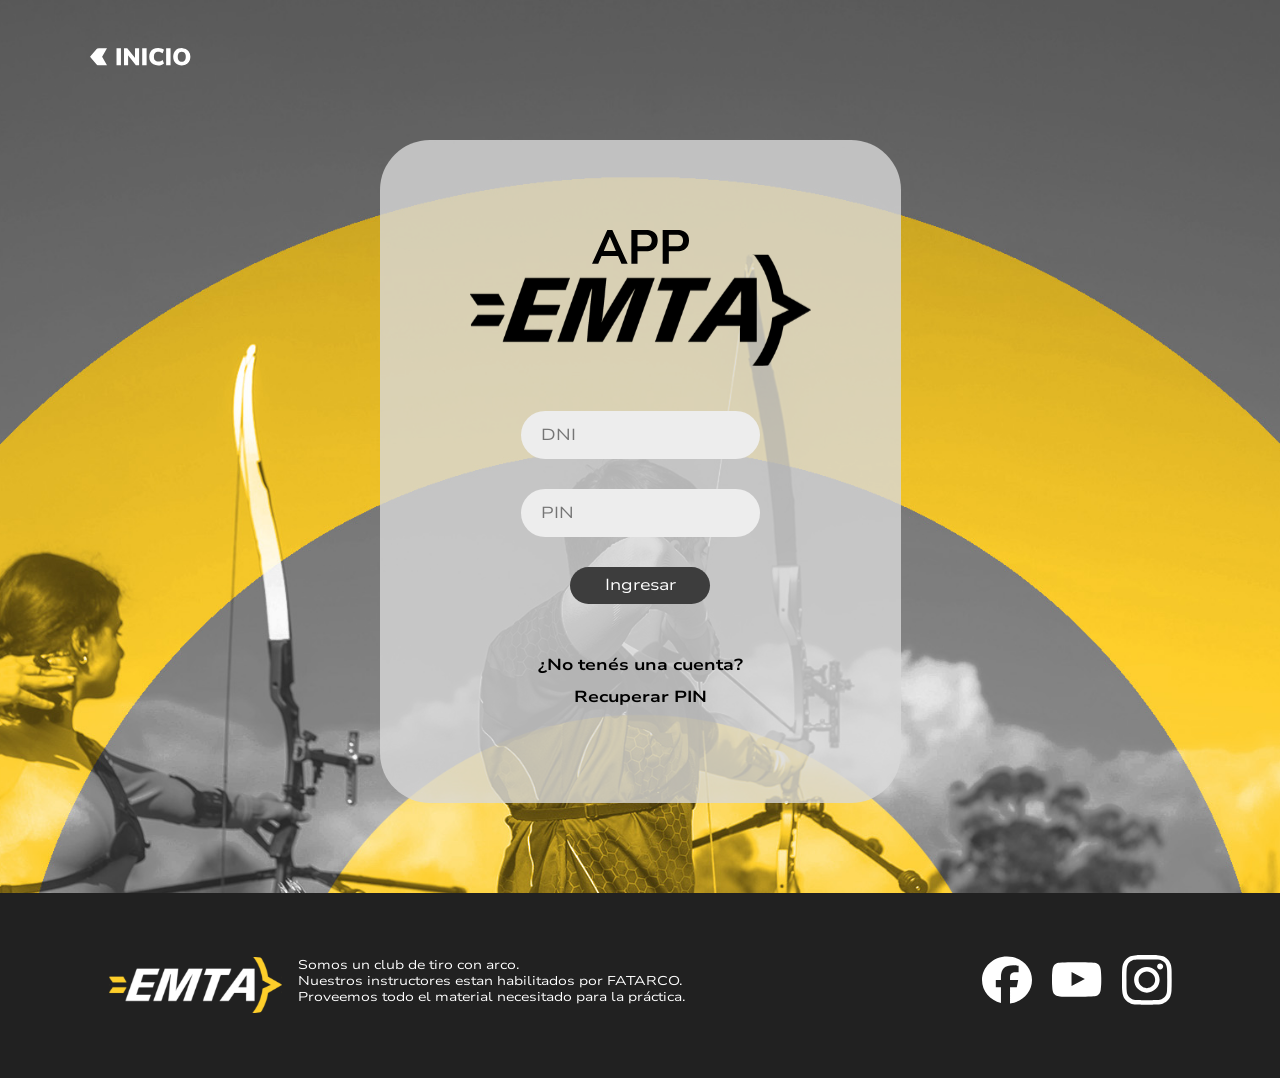
<file: app.html>
<!DOCTYPE html>
<html lang="en">
<head>
    <meta charset="UTF-8">
    <meta name="viewport" content="width=device-width, initial-scale=1.0">
    <title>Escuela Metropolitana de Tiro con Arco</title>
    <link href="estilos.css" rel="stylesheet" type="text/css">
    <link rel="icon" href="imgemta/favicon.svg" type="image/x-icon" width="80" height="80">
    <style>
        @import url('https://fonts.googleapis.com/css2?family=Nunito+Sans:ital,opsz,wght@0,6..12,200..1000;1,6..12,200..1000&display=swap');
    </style>
</head>

<body id="bodyfondo">
    <header>
        <nav>
            <a href="index.html">
                <img src="imgemta/botones/boton-inicio.svg" alt="boton para volver al inicio">
            </a>
        </nav>
    </header>

    <main id="mainapp">
        <section id="ingreso-app">
            <img src="imgemta/logo-app.svg" alt="logo de la app EMTA" width="" height="">
            <form method="post" action="" target="_blank" enctype="multipart/form-data">
                <input type="text" name="dni" id="dni" placeholder="DNI" required>
                <input type="password" name="pin" id="pin" placeholder="PIN" minlength="8" required>
                <input type="submit" name="Ingresar" id="Ingresar" value="Ingresar" formenctype="multipart/form-data">

            </form>
            <a href="#" target="_blank">¿No tenés una cuenta?</a>
            <a href="#" target="_blank">Recuperar PIN</a>
        </section>
    </main>

<footer>
    <div class="bloque">
        <div class="info-footer">
            <img src="imgemta/logotipo_footer.svg" alt="logotipo de la escuela" width="175" height="56">
            <div>
                <p>Somos un club de tiro con arco.</p>
                <p>Nuestros instructores estan habilitados por FATARCO.</p>
                <p>Proveemos todo el material necesitado para la práctica.</p>
            </div>
        </div>
        <div class="redes">
            <a href="" target="_blank">
                <img src="imgemta/redes/fb.svg" alt="link al facebook de EMTA" width="50" height="50"></a>
            <a href="" target="_blank">
                <img src="imgemta/redes/yt.svg" alt="link al youtube de EMTA" width="50" height="50"></a>
            <a href="" target="_blank">
                <img src="imgemta/redes/ig.svg" alt="link al instagram de EMTA" width="50" height="50"></a>
        </div>
    </div>
</footer>
</body>
</html>
</file>
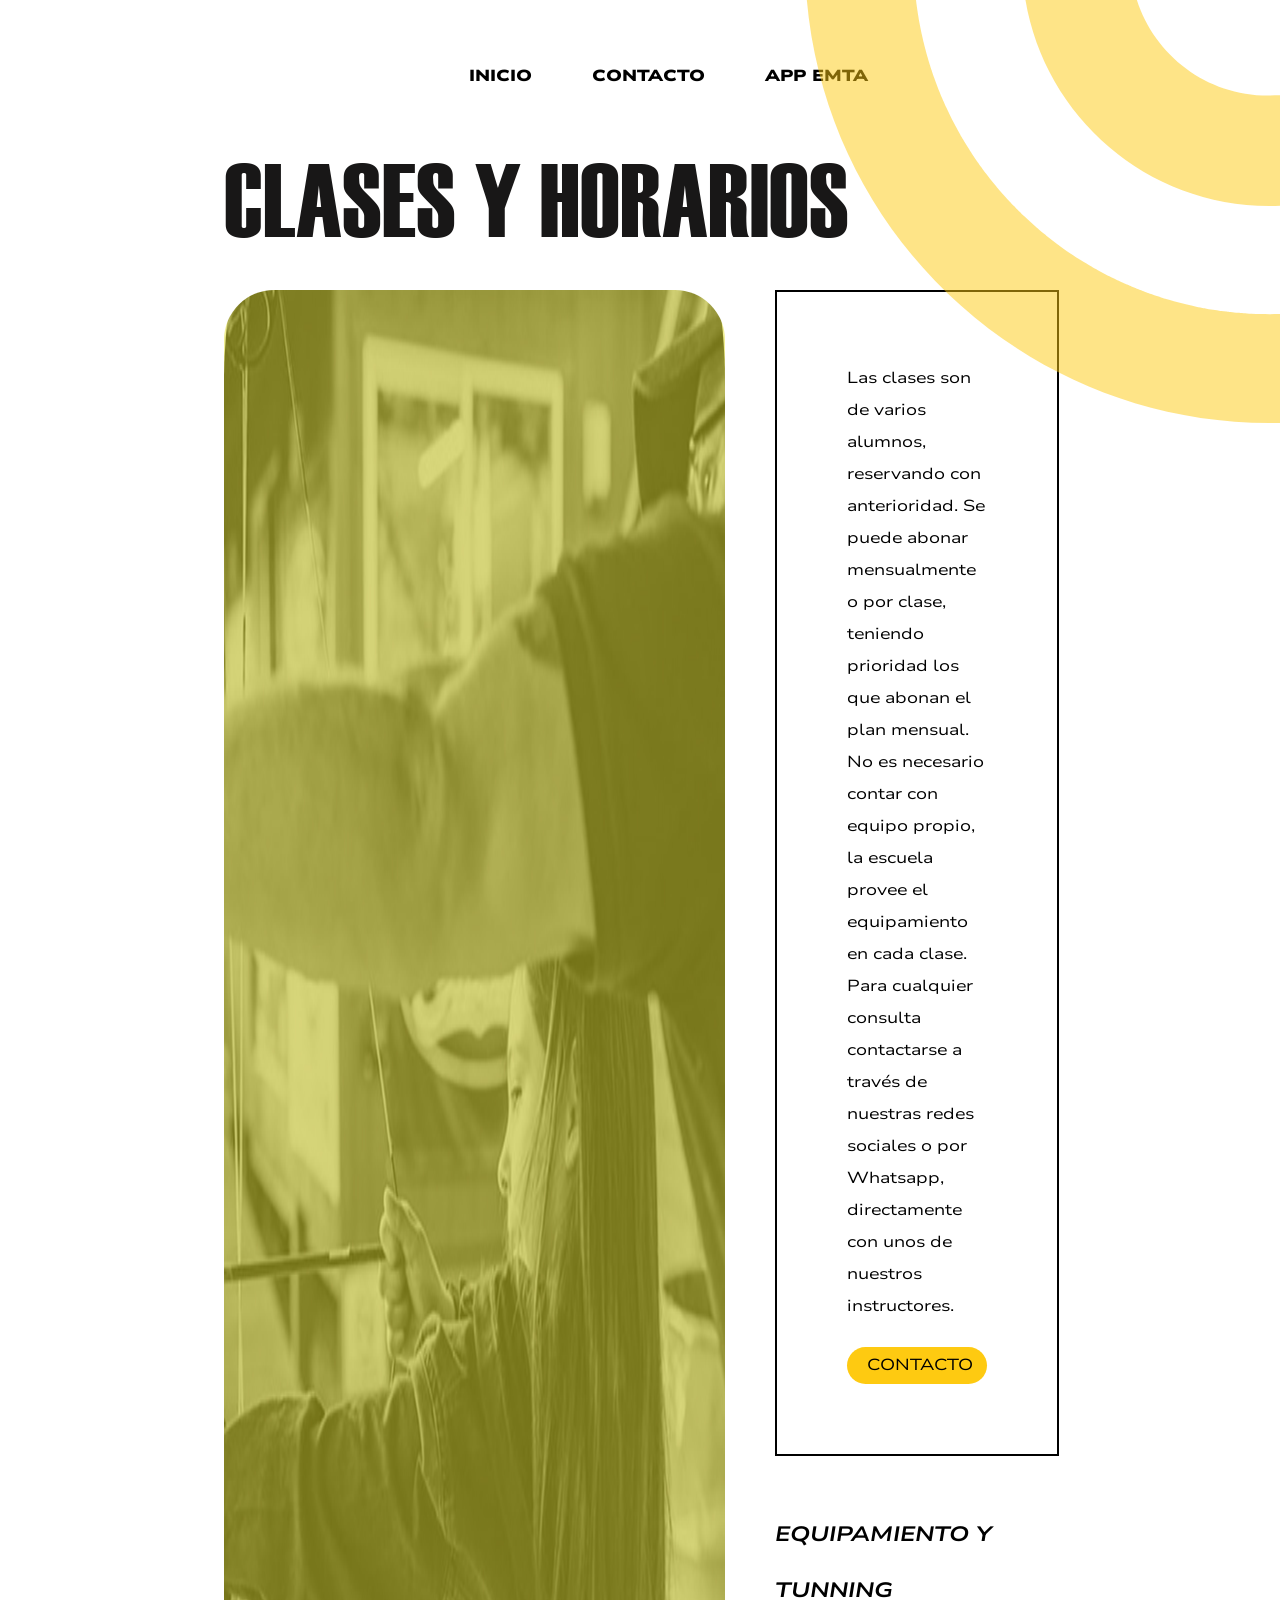
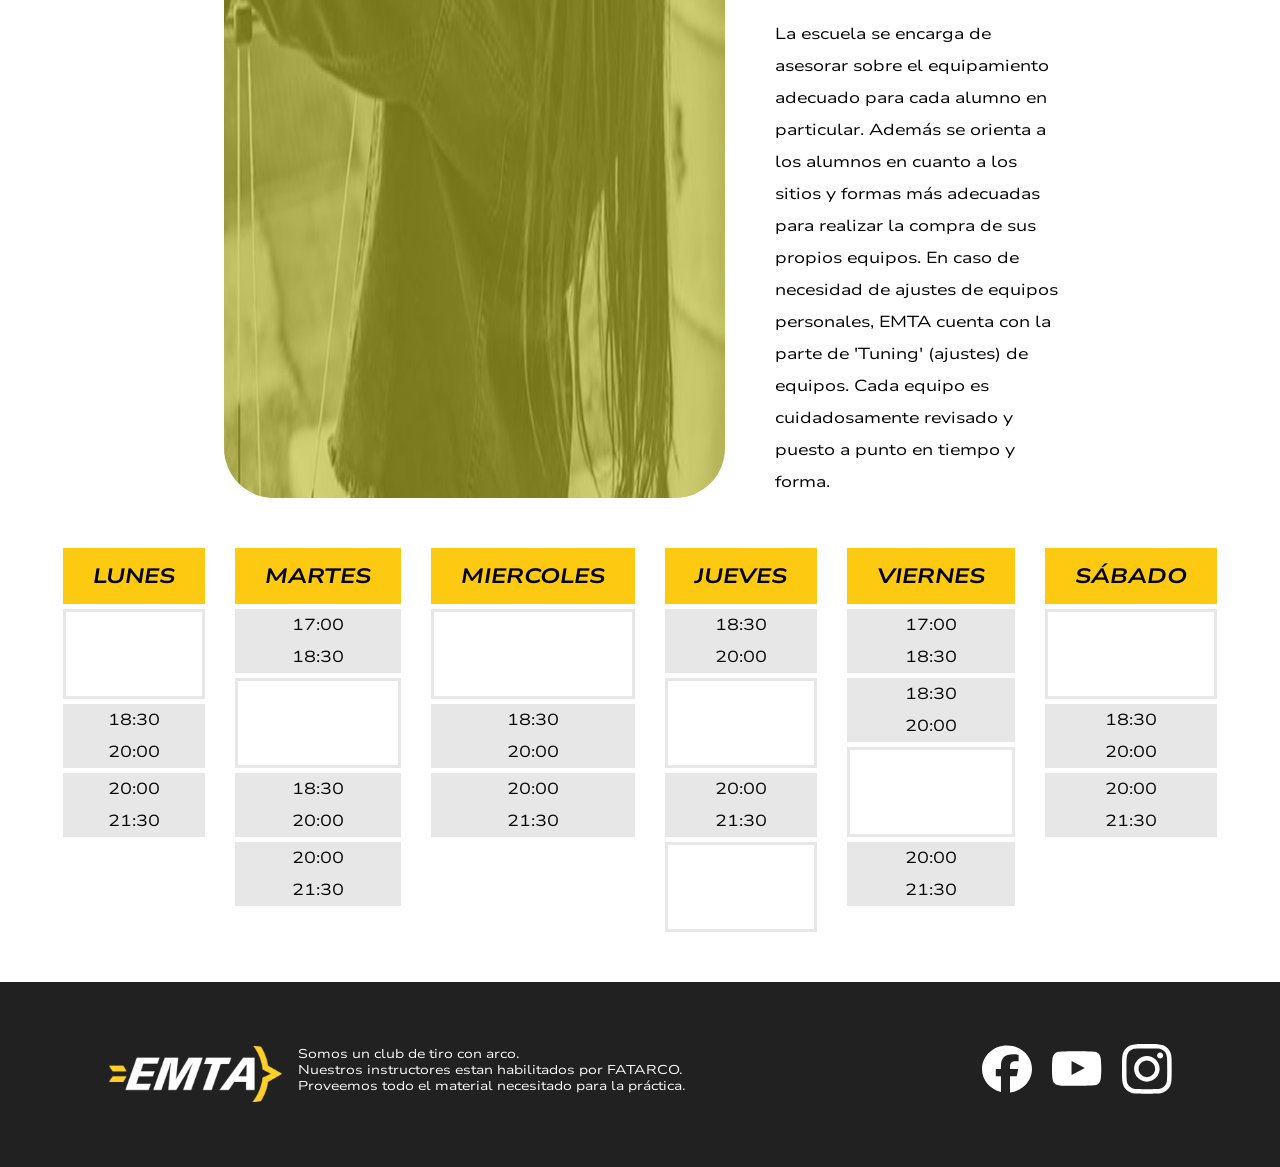
<file: clases.html>
<!DOCTYPE html>
<html lang="en">

<head>
    <meta charset="UTF-8">
    <meta name="viewport" content="width=device-width, initial-scale=1.0">
    <title>Escuela Metropolitana de Tiro con Arco</title>
    <link href="estilos.css" rel="stylesheet" type="text/css">
    <link rel="icon" href="imgemta/favicon.svg" type="image/x-icon" width="80" height="80">
    <style>
        @import url('https://fonts.googleapis.com/css2?family=Nunito+Sans:ital,opsz,wght@0,6..12,200..1000;1,6..12,200..1000&display=swap');
    </style>
</head>

<body>
    <header>
        <img class="imgarco" src="imgemta/fondo_arco.svg">
            <nav id="nav-clases">
                <a href="index.html">INICIO</a>
                <a href="contacto.html">CONTACTO</a>
                <a href="app.html">APP EMTA</a>
            </nav>
    </header>

    <main class="clases-pagina">
        <section id="informacion">
            <h2>CLASES Y HORARIOS</h2>
                <article class="horarios">
                    <img src="imgemta/nena_horario.jpg" alt="alumna con unos de los instructores de la institucion">
                        <div class="textos">
                            <div class="reserva">
                                <p> Las clases son de varios alumnos, reservando con anterioridad. Se puede abonar mensualmente
                                    o por clase, teniendo prioridad los que abonan el plan mensual. No es necesario contar con
                                    equipo propio, la escuela provee el equipamiento en cada clase. Para cualquier consulta
                                    contactarse a través de nuestras redes sociales o por Whatsapp, directamente con unos de nuestros instructores.
                                </p>
                                <input type="submit" name="contacto" id="contacto" formenctype="multipart/form-data" value="CONTACTO">
                            </div>

                            <div class="equipamiento-tunning">
                                <h3>EQUIPAMIENTO Y TUNNING</h3>
                                <p> La escuela se encarga de asesorar sobre el equipamiento adecuado para cada alumno en
                                    particular. Además se orienta a los alumnos en cuanto a los sitios y formas más adecuadas
                                    para realizar la compra de sus propios equipos. En caso de necesidad de ajustes de equipos
                                    personales, EMTA cuenta con la parte de 'Tuning' (ajustes) de equipos. Cada equipo es
                                    cuidadosamente revisado y puesto a punto en tiempo y forma.
                                </p>
                            </div>
                        </div>
            </article>
        </section>

        <section id="grilla">
                <article class="dia">
                    <h3>LUNES</h3>
                        <div class="rectangulo-grande"></div>
                            <div class="rectangulo">
                                <p>18:30</p>
                                <p>20:00</p>
                            </div>
                            
                            <div class="rectangulo">
                                <p>20:00</p>
                                <p>21:30</p>
                            </div>
                </article>
                <article class="dia">
                    <h3>MARTES</h3>
                            <div class="rectangulo">
                                <p>17:00</p>
                                <p>18:30</p>
                            </div>

                            <div class="rectangulo-grande"></div>

                            <div class="rectangulo">
                                <p>18:30</p>
                                <p>20:00</p>
                            </div>

                            <div class="rectangulo">
                                <p>20:00</p>
                                <p>21:30</p>
                            </div>
                </article>
                <article class="dia">
                    <h3>MIERCOLES</h3>        
                            <div class="rectangulo-grande"></div>

                            <div class="rectangulo">
                                <p>18:30</p>
                                <p>20:00</p>
                            </div>

                            <div class="rectangulo">
                                <p>20:00</p>
                                <p>21:30</p>
                            </div>
                </article>
                <article class="dia">
                    <h3>JUEVES</h3>

                            <div class="rectangulo">
                                <p>18:30</p>
                                <p>20:00</p>
                            </div>
                            
                            <div class="rectangulo-grande"></div>

                            <div class="rectangulo">
                                <p>20:00</p>
                                <p>21:30</p>
                            </div>

                            <div class="rectangulo-grande"></div>
                </article>
                <article class="dia">
                    <h3>VIERNES</h3>
                            <div class="rectangulo">
                                <p>17:00</p>
                                <p>18:30</p>
                            </div>                   

                            <div class="rectangulo">
                                <p>18:30</p>
                                <p>20:00</p>
                            </div>

                            <div class="rectangulo-grande"></div>

                            <div class="rectangulo">
                                <p>20:00</p>
                                <p>21:30</p>
                            </div>
                </article>
                <article class="dia">
                    <h3>SÁBADO</h3>
                        <div class="rectangulo-grande"></div>
                            <div class="rectangulo">
                                <p>18:30</p>
                                <p>20:00</p>
                            </div>
                            
                            <div class="rectangulo">
                                <p>20:00</p>
                                <p>21:30</p>
                            </div>
                </article>
        </section>
    </main>

    <footer>
        <div class="bloque">
            <div class="info-footer">
                <img src="imgemta/logotipo_footer.svg" alt="logotipo de la escuela" width="175" height="56">
                <div>
                    <p>Somos un club de tiro con arco.</p>
                    <p>Nuestros instructores estan habilitados por FATARCO.</p>
                    <p>Proveemos todo el material necesitado para la práctica.</p>
                </div>
            </div>
            <div class="redes">
                <a href="" target="_blank">
                    <img src="imgemta/redes/fb.svg" alt="link al facebook de EMTA" width="50" height="50"></a>
                <a href="" target="_blank">
                    <img src="imgemta/redes/yt.svg" alt="link al youtube de EMTA" width="50" height="50"></a>
                <a href="" target="_blank">
                    <img src="imgemta/redes/ig.svg" alt="link al instagram de EMTA" width="50" height="50"></a>
            </div>
        </div>
    </footer>
</body>
</html>
</file>
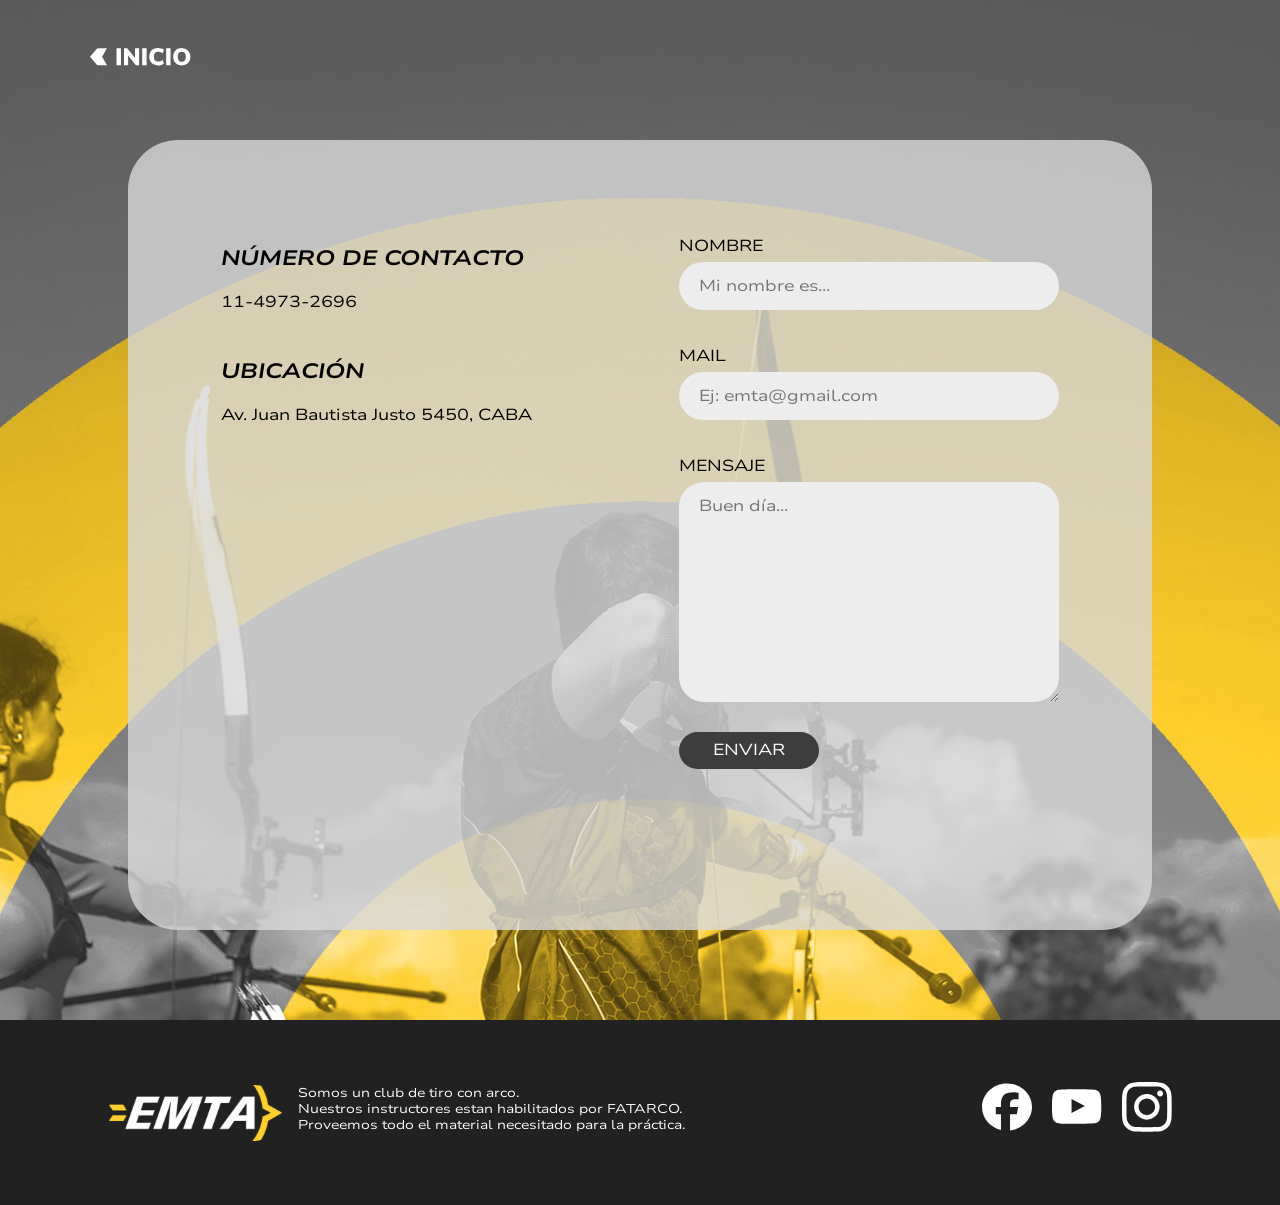
<file: contacto.html>
<!DOCTYPE html>
<html lang="en">

<head>
    <meta charset="UTF-8">
    <meta name="viewport" content="width=device-width, initial-scale=1.0">
    <title>Escuela Metropolitana de Tiro con Arco</title>
    <link href="estilos.css" rel="stylesheet" type="text/css">
    <link rel="icon" href="imgemta/favicon.svg" type="image/x-icon" width="80" height="80">
    <style>
        @import url('https://fonts.googleapis.com/css2?family=Nunito+Sans:ital,opsz,wght@0,6..12,200..1000;1,6..12,200..1000&display=swap');
    </style>
</head>

<body id="bodyfondo">
    <header>
        <nav>
            <a href="index.html">
                <img src="imgemta/botones/boton-inicio.svg" alt="boton para volver al inicio">
            </a>
        </nav>
    </header>

    <main id="maincontacto">
        <section id="infocontenedor">
            <article class="datos">
                <div>
                    <h3>NÚMERO DE CONTACTO</h3>
                    <p>11-4973-2696</p>
                </div>

                <div>
                    <h3>UBICACIÓN</h3>
                    <p>Av. Juan Bautista Justo 5450, CABA</p>
                </div>
                <iframe src="https://www.google.com/maps/embed?pb=!1m18!1m12!1m3!1d3283.5377948455366!2d-58.473413699999995!3d-34.6158475!2m3!1f0!2f0!3f0!3m2!1i1024!2i768!4f13.1!3m3!1m2!1s0x95bcca157abb4493%3A0x478bb5cc53704a45!2sArqueria%20EMTA%20Escuela%20Metropolitana%20de%20Tiro%20con%20Arco!5e0!3m2!1ses!2sar!4v1781326017553!5m2!1ses!2sar" width="453" height="384" style="border:0;" allowfullscreen="" loading="lazy" referrerpolicy="no-referrer-when-downgrade"></iframe>
            </article>

            <form method="post" target="_blank" enctype="text/plain">
                <div>
                    <label for="nombre">NOMBRE</label>
                    <input type="text" name="nombre" id="nombre" maxlength="30" placeholder="Mi nombre es...">
                </div>
                <div>
                    <label for="mail">MAIL</label>
                    <input type="text" name="mail" id="mail" maxlength="60" placeholder="Ej: emta@gmail.com">
                </div>
                <div>
                    <label for="mensaje">MENSAJE</label>
                    <textarea name="mensaje" id="mensaje" placeholder="Buen día..."></textarea>
                </div>
                <input type="submit" name="enviar" id="enviar" formenctype="multipart/form-data" value="ENVIAR">
            </form>
        </section>
    </main>

<footer>
    <div class="bloque">
        <div class="info-footer">
            <img src="imgemta/logotipo_footer.svg" alt="logotipo de la escuela" width="175" height="56">
            <div>
                <p>Somos un club de tiro con arco.</p>
                <p>Nuestros instructores estan habilitados por FATARCO.</p>
                <p>Proveemos todo el material necesitado para la práctica.</p>
            </div>
        </div>
        <div class="redes">
            <a href="" target="_blank">
                <img src="imgemta/redes/fb.svg" alt="link al facebook de EMTA" width="50" height="50"></a>
            <a href="" target="_blank">
                <img src="imgemta/redes/yt.svg" alt="link al youtube de EMTA" width="50" height="50"></a>
            <a href="" target="_blank">
                <img src="imgemta/redes/ig.svg" alt="link al instagram de EMTA" width="50" height="50"></a>
        </div>
    </div>
</footer>
</body>
</html>
</file>
<file: estilos.css>
@charset "utf-8";

@font-face {
    font-family: "Haettenschweiler Regular";
    src: url(fuentes/HATTEN.TTF) format(truetype);
    font-weight: normal;
    font-style: normal;
}

* {
    font-family: 'Nunito Sans', sans-serif;
    font-style: normal;
    font-variation-settings: "wdth" 400;
    font-size: 1rem;
    line-height: 2rem;
    color: black;
    text-decoration: none;
    padding: 0;
    margin: 0;
    box-sizing: border-box;
}

#nav-index {
    position: absolute;
    width: 95%;
    display: flex;
    justify-content: center;
    margin: 60px;

    nav {
        display: flex;
        gap: 50px;
        align-items: center;

        a {
            font-weight: 900;
            color: white;
            font-size: 1rem;
        }

        .contacto-nav {
            background-color: #FECA11;
            padding: 5px 15px;
            border-radius: 20px;
            color: black;
        }

        .contacto-nav:hover {
            filter: saturate(50%)
        }
    }
}

#hero {
    background-image: url(imgemta/flecha_fondo.png);
    background-size: cover;
    height: 100vh;
    display: flex;
    flex-direction: column;
    align-items: center;
    justify-content: center;
}


h1 {
    font-size: 1.6rem;
    font-weight: 800;
    color: white;
    line-height: 4rem;
}

h2 {
    color: #181717;
    font-family: 'Haettenschweiler Regular', sans-serif;
    font-size: 6.5rem;
    font-style: normal;
    font-weight: 400;
    line-height: 5.5rem;
}

h3 {
    font-family: 'Nunito Sans', sans-serif;
    font-variation-settings: "wdth" 800;
    font-style: italic;
    font-size: 1.3rem;
    line-height: 3.5rem;
}

li {
    list-style-type: none;
}

footer {
    background-color: #212121;
    height: 185px;
    display: flex;
    flex-direction: column;
    justify-content: space-evenly;

    .bloque {
        display: flex;
        flex-direction: row;
        justify-content: space-between;
        align-items: center;
        padding: 0vh 12vh;

        p {
            text-align: left;
        }
    }

    .info-footer {
        display: flex;
        flex-direction: row;
        gap: 15px;
    }

    .redes {
        display: flex;
        gap: 20px;

        img {
            border-radius: 0px;
        }
    }

    a:hover {
        filter: brightness(80%);
    }
}

footer p {
    font-size: 0.8rem;
    color: white;
    line-height: 1rem;
    text-align: center;
}

img {
    border-radius: 50px;
}


/* banda animada*/
.banda-animada {
    overflow-x: hidden;
    width: 100%;
    padding: 15px;
    background-color: #FECA11;
}

.palabras-banda {
    display: flex;
    gap: 20vh;
    animation: spin 10s infinite linear;

    h3 {
        color: white;
        font-size: 1.5rem;
        font-weight: 800;
    }
}

@keyframes spin {
    from {
        transform: translateX(0);
    }

    to {
        transform: translateX(-30%)
    }
}


/*porqué elegirnos*/
#porque-emta {
    display: flex;
    padding: 15vh;
    align-items: center;
    justify-content: center;
    gap: 50px;

    h2 {
        max-width: 400px;
        border-right: solid black 1px;
    }

    ul {
        max-width: 650px;
    }
}

figure img {
    min-height: 100vh;
}

/** instructores **/
#instructores {
    display: flex;
    flex-direction: row;
    align-items: flex-end;
    justify-content: center;

    h2,
    h3 {
        color: white;
    }

    .años-experiencia,
    .arqueros-activos,
    .medallas-ganadas,
    details {
        border-radius: 70px 0px 0px 70px;
        padding: 55px 80px;
        height: auto;
        position: absolute;
        right: 0;
    }

    .años-experiencia {
        background-color: #181717;
        width: 100%;
        height: 280px;
    }

    .arqueros-activos {
        background-color: #2f2f2f;
        width: 75%;
        height: 280px;
    }

    .medallas-ganadas {
        background-color: #484848;
        width: 50%;
        height: 280px;
    }



    details {
        background-color: #FECA11;
        width: 25%;
        height: auto;

        h2,
        h3 {
            color: black;
        }
    }
}

/* nosotros */
#nosotros {
    margin: 15vh;

    h2 {
        text-align: center;
    }

    article {
        margin: 10vh;
        display: flex;
        justify-content: center;
        gap: 90px;
    }

    .info-nosotros {
        max-width: 550px;
        display: flex;
        flex-direction: column;
        justify-content: space-around;
    }

    .keywords {
        display: flex;
        justify-content: space-evenly;
    }
}

/** actividades **/
#actividades {
    margin-top: 5vh;

    details {
        width: 100%;
    }

    .martes,
    .jueves,
    .viernes {
        display: flex;
        flex-direction: column;
        align-items: center;
        padding: 5vh;
        width: 100%;
        gap: 20px;

        h3 {
            padding: 0px 30px;
            border-radius: 30px;
        }
    }

    article {
        display: flex;
        justify-content: space-evenly;
        padding: 5vh;

        .info-actividades {
            max-width: 40%;
            display: flex;
            flex-direction: column;
            justify-content: space-around;
        }
    }

    .abierto-martes,
    .abierto-jueves,
    .abierto-viernes {
        border-radius: 0px 0px 50px 50px;
    }

    .martes,
    .abierto-martes {
        background-color: #FECA11;
    }

    .martes {
        border-radius: 50px 50px 0px 0px;

        h3 {
            background-color: #181717;
            color: white;
        }
    }

    .jueves,
    .abierto-jueves {
        background-color: #212121;

        h2,
        p {
            color: white;
        }
    }

    .jueves {
        h2 {
            color: white;
        }

        h3 {
            background-color: #FECA11;
        }
    }

    .abierto-jueves {
        h3 {
            color: white;
        }
    }

    .viernes,
    .abierto-viernes {
        background-color: #484848;

        h2,
        p {
            color: white;
        }
    }

    .viernes {
        h2 {
            color: white;
        }

        h3 {
            background-color: #212121;
            color: white;
        }
    }

    .abierto-viernes {
        h3 {
            color: white;
        }
    }
}


/** CONTACTO Y APP **/
#bodyfondo {
    background-image: url("imgemta/arqueros_fondo.jpg");
    background-size: cover;
    background-position: center;
    background-repeat: no-repeat;
    min-height: 100vh;

    nav {
        margin: 5vh 10vh;
        left: 0;
    }

    a:hover {
        filter: brightness(80%);
    }
}

#maincontacto,
#mainapp {
    display: flex;
    justify-content: center;
}

#mainapp{
    flex: 1;
}


#infocontenedor,
#ingreso-app {
    background: rgb(217, 217, 217, 0.8);
    padding: 10vh;
    border-radius: 50px;
    margin: 2vh 0vh 10vh;
}

#infocontenedor {
    width: 80%;
    display: flex;
    justify-content: space-around;

    .datos {
        display: flex;
        flex-direction: column;
        gap: 25px;
    }
}

form {
    width: 45%;
    display: flex;
    gap: 30px;
    flex-direction: column;

    div {
        display: flex;
        flex-direction: column;
    }

    input,
    textarea {
        padding: 8px 20px;
        background-color: #EDEDED;
        border: none;
        border-radius: 25px;
    }

    textarea {
        height: 220px;
    }

    #enviar {
        width: 140px;
        background-color: #3D3D3D;
        font-size: 1rem;
        line-height: 1.3rem;
        color: white;
    }

    
    #Ingresar {
        width: 140px;
        background-color: #3D3D3D;
        font-size: 1rem;
        line-height: 1.3rem;
        color: white;
    }
}

#ingreso-app {
    display: flex;
    flex-direction: column;
    align-items: center;

    form {
        width: 100%;
        display: flex;
        align-items: center;
        margin: 5vh;
    }

    a {
        font-weight: 700;
    }

    a:hover {
        color: #5f5f5f;
    }
}


/*clases y horarios*/

#nav-clases {
    width: 95%;
    display: flex;
    justify-content: center;
    margin: 60px;
    gap: 60px;

    a {
        font-weight: 900;
        color: rgb(0, 0, 0);
        font-size: 1rem;
        display: flex;
        align-items: center;
    }
}

#informacion {
    display: flex;
    justify-content: space-around;
    width: 65%;
    align-items: flex-start;
    margin: 0 auto;
    flex-direction: column;
    gap: 50px;
}

.horarios {
    display: flex;
    flex-direction: row;
    gap: 50px;
}

.reserva {
    display: flex;
    flex-direction: column;
    border: black solid 2px;
    padding: 70px;
    gap: 25px;
    align-items: center;

    input {
        width: 140px;
        background-color: #FECA11;
        font-size: 1rem;
        line-height: 1.3rem;
        color: black;
        border: none;
        padding: 8px 20px;
        border-radius: 25px;
    }
}

.textos {
    display: flex;
    flex-direction: column;
    gap: 50px;
}

.imgarco {
    position: absolute;
    top: 0;
    right: 0;
    border-radius: 0;
}

#grilla{
    display: flex;
    
    justify-content: center;
    padding: 50px;
    gap: 30px;
    
    p{
        text-align: center;
    }

    h3{
        background-color: #FECA11;
        width: 100%;
        padding: 0px 30px;
    }

    .dia{
        display: flex;
        flex-direction: column;
        gap: 5px;
    }

}

.rectangulo{
    width: 100%;
    background-color: #e7e7e7;
    padding: 0px 20px;
}

.rectangulo-grande{
    height: 90px;
    width: 100%;
    padding: 0px 20px;
    border: #e7e7e7 solid 3px;
}


/*animacion flecha y arco*/

.arcoyflecha {
    display: flex;
    justify-content: center; 
    padding-bottom: 100px;
}

.flecha {
    flex-shrink: 0;
    transform: translateY(220px); /* altura de la flecha para que se centre */
    transition: transform 0.8s ease-in; 
    color:#181717;
}

@media screen and (max-width: 720px) {

    /*responsive clases*/
    #nav-clases {
        flex-direction: column;
        align-items: center;
        gap: 20px;
        margin: 30px 0;
    }

    .imgarco {
        width: 180px;
    }

    #informacion {
        width: 90%;
        gap: 30px;
    }

    .horarios {
        flex-direction: column;
        align-items: center;
    }

    .horarios img {
        width: 100%;
        max-width: 500px;
        height: auto;
    }

    .reserva {
        padding: 30px;
    }

    .textos {
        width: 100%;
        gap: 30px;
    }

    #grilla {
        flex-wrap: wrap;
        gap: 15px;
        padding: 20px;
    }

    #grilla .dia {
        width: 45%;
    }

    #grilla h3 {
        font-size: 1rem;
        text-align: center;
        padding: 10px;
    }

    .rectangulo,
    .rectangulo-grande {
        width: 100%;
    }

    h2 {
        font-size: 3.5rem;
        line-height: 3rem;
        text-align: center;
    }

    h3 {
        font-size: 1rem;
        line-height: 1.5rem;
    }

    footer .bloque {
        flex-direction: column;
        gap: 20px;
        padding: 20px;
    }

    footer {
    height: auto;
    padding: 20px 0;
    }
    .info-footer {
        flex-direction: column;
        align-items: center;
        text-align: center;
    }

    .info-footer img {
    max-width: 100%;
    height: auto;
    }

    .redes {
        justify-content: center;
    }

    #bodyfondo nav {
        margin: 20px;
    }

    #bodyfondo nav img {
        width: 60px;
        height: auto;
    }

    #bodyfondo {
    min-height: 100vh;
    display: flex;
    flex-direction: column;
    }

    /* Contenedores principales */
    #infocontenedor,
    #ingreso-app {
        width: 90%;
        padding: 30px 20px;
        border-radius: 30px;
    }

    #ingreso-app form {
    width: 100%;
    max-width: 500px;
    margin: 20px 0;
    }

    #ingreso-app input {
        width: 100%;
        max-width: none;
    }
    /* contacto */
    #infocontenedor {
        flex-direction: column;
        align-items: center;
        gap: 30px;
    }

    #infocontenedor .datos {
        width: 100%;
        text-align: center;
    }

    #infocontenedor iframe {
        width: 100%;
        max-width: 100%;
        height: 300px;
    }

    form {
        width: 100%;
    }

    form input,
    form textarea {
        width: 100%;
    }

    form textarea {
        height: 180px;
    }

    #enviar {
        align-self: center;
    }

    /* app */
    #ingreso-app img {
        width: 180px;
        height: auto;
    }

    #ingreso-app form {
        width: 100%;
        margin: 20px 0;
    }

    #ingreso-app input {
        width: 100%;
        max-width: 350px;
    }

    #ingreso-app a {
        text-align: center;
    }


    /*index*/
    #nav-index {
        width: 100%;
        margin: 20px 0;
    }

    #nav-index nav {
        flex-direction: column;
        gap: 15px;
    }

    #hero {
        padding: 20px;
        text-align: center;
    }

    #logo-ppal {
        max-width: 90%;
        height: auto;
    }

    h1 {
        font-size: 1.1rem;
        line-height: 1.5rem;
    }

    h2 {
        font-size: 3rem;
        line-height: 3rem;
    }

    h3 {
        font-size: 1rem;
        line-height: 1.5rem;
    }

    /*porque emta*/
    #porque-emta {
        flex-direction: column;
        padding: 40px 20px;
        text-align: center;
    }

    #porque-emta h2 {
        max-width: 100%;
        border-right: none;
        border-bottom: 1px solid black;
        padding-bottom: 20px;
    }

    #porque-emta ul {
        max-width: 100%;
    }

.arcoyflecha{
    display:none
}


    /*instructores*/
    #instructores {
        flex-direction: column;
        position: static;
        margin-top: 50px;
    }

    #instructores .años-experiencia,
    #instructores .arqueros-activos,
    #instructores .medallas-ganadas,
    #instructores details {
        position: static;
        width: 100%;
        height: auto;
        border-radius: 0;
        padding: 30px;
    }

    /*nosotros*/
    #nosotros {
        margin: 40px 20px;
    }

    #nosotros article {
        flex-direction: column;
        align-items: center;
        margin: 40px 0;
        gap: 30px;
    }

    #nosotros video,
    #nosotros img {
        width: 100%;
        max-width: 450px;
        height: auto;
    }

    .info-nosotros {
        max-width: 100%;
    }

    .keywords {
        flex-direction: column;
        align-items: center;
        gap: 10px;
    }

    /*galeria*/
    .container {
        width: 100%;
    }

    .cards-wrapper {
        width: 100%;
    }

    .box img {
        width: 100%;
        height: auto;
    }

    /*actividades*/
    #actividades article {
        flex-direction: column;
        align-items: center;
        gap: 30px;
    }

    #actividades article img {
        width: 100%;
        max-width: 400px;
        height: auto;
    }

    #actividades .info-actividades {
        max-width: 100%;
    }

    .martes,
    .jueves,
    .viernes {
        text-align: center;
    }

    /*bandaanimada*/
    .palabras-banda {
        gap: 60px;
    }
}
</file>
